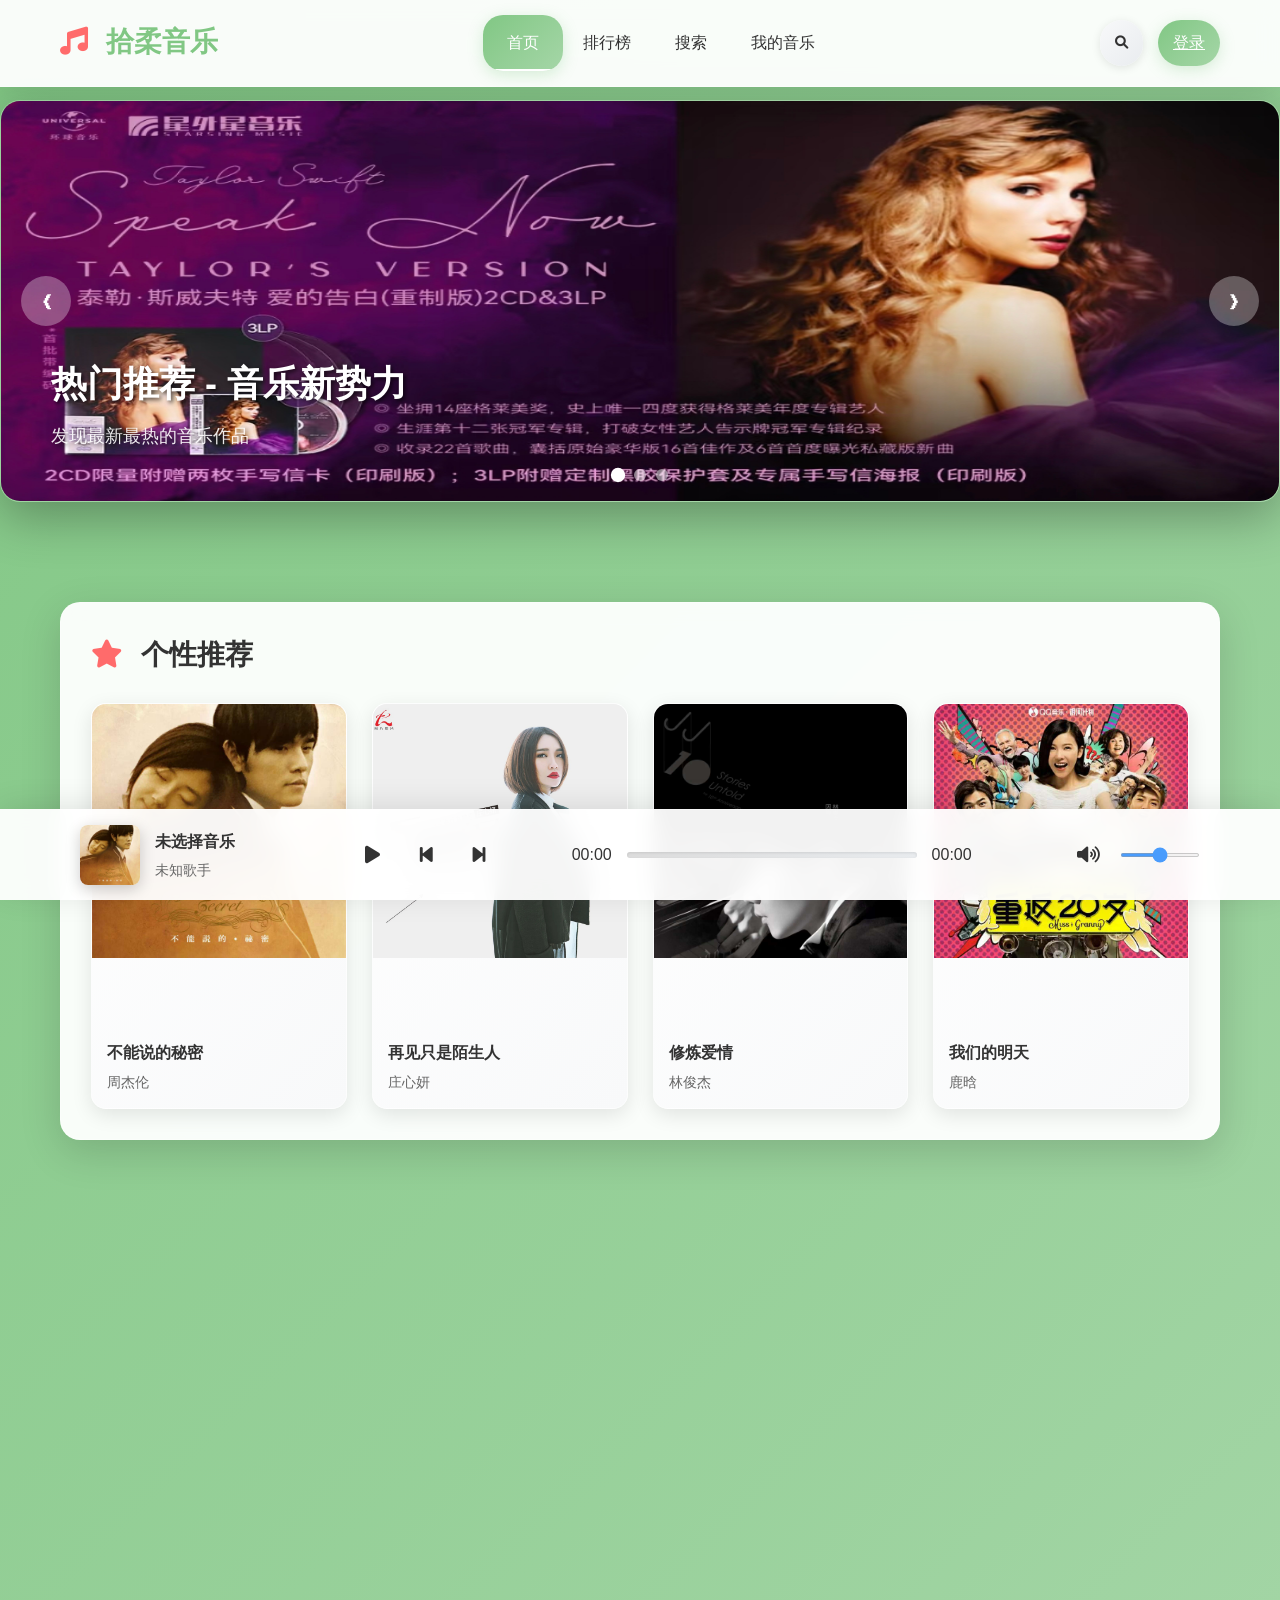
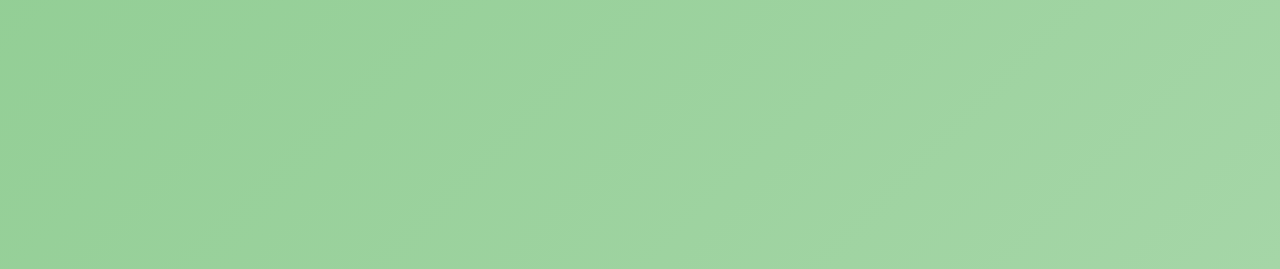
<file: index.html>
<!DOCTYPE html>
<html lang="zh-CN">
<head>
    <meta charset="UTF-8">
    <meta name="viewport" content="width=device-width, initial-scale=1.0">
    <title>拾柔音乐 - 音乐你的生活</title>
    <link rel="stylesheet" href="style.css">
    <link rel="stylesheet" href="https://cdnjs.cloudflare.com/ajax/libs/font-awesome/6.0.0/css/all.min.css">
</head>
<body>
    <!-- 页面加载动画 -->
    <div class="loading-screen" id="loadingScreen">
        <div class="loading-spinner"></div>
        <div class="loading-text">加载中...</div>
    </div>
    <!-- 头部导航 -->
    <header class="header">
        <div class="container">
            <div class="logo">
                <h1><i class="fas fa-music"></i> 拾柔音乐</h1>
            </div>
            <nav class="nav">
                <ul>
                    <li><a href="index.html" class="active">首页</a></li>
                    <li><a href="rank.html">排行榜</a></li>
                    <li><a href="search.html">搜索</a></li>
                    <li><a href="profile.html">我的音乐</a></li>
                </ul>
            </nav>
            <div class="user-actions">
                <button class="search-btn" onclick="window.location.href='search.html'"><i class="fas fa-search"></i></button>
                <a href="login.html" class="login-btn">登录</a>
            </div>
        </div>
    </header>

    <!-- 轮播图 -->
    <section class="carousel-section">
        <div class="carousel-container">
            <div class="carousel">
                <div class="carousel-item active">
                    <img src="image/轮播图1.png" alt="热门推荐1">
                    <div class="carousel-caption">
                        <h3>热门推荐 - 音乐新势力</h3>
                        <p>发现最新最热的音乐作品</p>
                    </div>
                </div>
                <div class="carousel-item">
                    <img src="image/轮播图2.png" alt="热门推荐2">
                    <div class="carousel-caption">
                        <h3>经典重现 - 怀旧时光</h3>
                        <p>重温那些年我们一起听过的歌</p>
                    </div>
                </div>
                <div class="carousel-item">
                    <img src="image/轮播图3.png" alt="热门推荐3">
                    <div class="carousel-caption">
                        <h3>原创音乐 - 独立声音</h3>
                        <p>支持原创音乐人的创作梦想</p>
                    </div>
                </div>
                <div class="carousel-controls">
                    <button class="prev-btn" onclick="changeSlide(-1)">&#10094;</button>
                    <button class="next-btn" onclick="changeSlide(1)">&#10095;</button>
                </div>
                <div class="carousel-indicators">
                    <span class="indicator active" onclick="currentSlide(0)"></span>
                    <span class="indicator" onclick="currentSlide(1)"></span>
                    <span class="indicator" onclick="currentSlide(2)"></span>
                </div>
            </div>
        </div>
    </section>

    <!-- 主要内容区 -->
    <main class="main-content">
        <div class="container">
            <!-- 推荐音乐列表 -->
    <section class="recommendation-section reveal">
        <h2><i class="fas fa-star"></i> 个性推荐</h2>
        <div class="music-grid">
                    <div class="music-card" data-song="song1">
                        <div class="music-cover">
                            <img data-src="image/不能说的秘密.jpg" alt="不能说的秘密">
                            <div class="play-overlay">
                                <button class="play-btn" onclick="playMusic('song1', '不能说的秘密', 'music/周杰伦 - 不能说的秘密_L.ogg')">
                                    <i class="fas fa-play"></i>
                                </button>
                            </div>
                        </div>
                        <h3>不能说的秘密</h3>
                        <p>周杰伦</p>
                    </div>
                    <div class="music-card" data-song="song2">
                        <div class="music-cover">
                            <img data-src="image/再见只是陌生人.jpg" alt="再见只是陌生人">
                            <div class="play-overlay">
                                <button class="play-btn" onclick="playMusic('song2', '再见只是陌生人', 'music/庄心妍 - 再见只是陌生人_L.ogg')">
                                    <i class="fas fa-play"></i>
                                </button>
                            </div>
                        </div>
                        <h3>再见只是陌生人</h3>
                        <p>庄心妍</p>
                    </div>
                    <div class="music-card" data-song="song3">
                        <div class="music-cover">
                            <img data-src="image/修炼爱情.jpg" alt="修炼爱情">
                            <div class="play-overlay">
                                <button class="play-btn" onclick="playMusic('song3', '修炼爱情', 'music/林俊杰 - 修炼爱情_L.ogg')">
                                    <i class="fas fa-play"></i>
                                </button>
                            </div>
                        </div>
                        <h3>修炼爱情</h3>
                        <p>林俊杰</p>
                    </div>
                    <div class="music-card" data-song="song4">
                        <div class="music-cover">
                            <img data-src="image/我们的明天.jpg" alt="我们的明天">
                            <div class="play-overlay">
                                <button class="play-btn" onclick="playMusic('song4', '我们的明天', 'music/鹿晗 - 我们的明天_L.ogg')">
                                    <i class="fas fa-play"></i>
                                </button>
                            </div>
                        </div>
                        <h3>我们的明天</h3>
                        <p>鹿晗</p>
                    </div>
                </div>
            </section>

            <!-- 排行榜 -->
    <section class="ranking-section reveal">
        <h2><i class="fas fa-trophy"></i> 排行榜</h2>
        <div class="ranking-list">
                    <div class="ranking-item" onclick="playMusic('top1', '星辰大海', 'music/黄霄雲 - 星辰大海_L.ogg')">
                        <span class="rank-number">1</span>
                        <div class="ranking-info">
                            <h4>星辰大海</h4>
                            <p>黄霄雲 - 1000万播放</p>
                        </div>
                        <button class="ranking-play"><i class="fas fa-play"></i></button>
                    </div>
                    <div class="ranking-item" onclick="playMusic('top2', '不能说的秘密', 'music/周杰伦 - 不能说的秘密_L.ogg')">
                        <span class="rank-number">2</span>
                        <div class="ranking-info">
                            <h4>不能说的秘密</h4>
                            <p>周杰伦 - 800万播放</p>
                        </div>
                        <button class="ranking-play"><i class="fas fa-play"></i></button>
                    </div>
                    <div class="ranking-item" onclick="playMusic('top3', '再见只是陌生人', 'music/庄心妍 - 再见只是陌生人_L.ogg')">
                        <span class="rank-number">3</span>
                        <div class="ranking-info">
                            <h4>再见只是陌生人</h4>
                            <p>庄心妍 - 600万播放</p>
                        </div>
                        <button class="ranking-play"><i class="fas fa-play"></i></button>
                    </div>
                    <div class="ranking-item" onclick="playMusic('top4', '修炼爱情', 'music/林俊杰 - 修炼爱情_L.ogg')">
                        <span class="rank-number">4</span>
                        <div class="ranking-info">
                            <h4>修炼爱情</h4>
                            <p>林俊杰 - 500万播放</p>
                        </div>
                        <button class="ranking-play"><i class="fas fa-play"></i></button>
                    </div>
                </div>
            </section>
        </div>
    </main>

    <!-- 播放器 -->
    <footer class="music-player">
        <div class="player-container">
            <div class="player-info">
                <img class="current-cover" src="image/不能说的秘密.jpg" alt="当前封面" id="currentCover">
                <div class="current-song">
                    <h4 id="currentTitle">未选择音乐</h4>
                    <p id="currentArtist">未知歌手</p>
                </div>
            </div>
            
            <div class="player-controls">
                <button class="control-btn" onclick="togglePlay()">
                    <i class="fas fa-play" id="playIcon"></i>
                </button>
                <button class="control-btn" onclick="previousTrack()">
                    <i class="fas fa-step-backward"></i>
                </button>
                <button class="control-btn" onclick="nextTrack()">
                    <i class="fas fa-step-forward"></i>
                </button>
            </div>
            
            <div class="player-progress">
                <span id="currentTime">00:00</span>
                <div class="progress-bar">
                    <div class="progress" id="progressBar"></div>
                </div>
                <span id="totalTime">00:00</span>
            </div>
            
            <div class="player-volume">
                <button class="volume-btn" onclick="toggleMute()">
                    <i class="fas fa-volume-up" id="volumeIcon"></i>
                </button>
                <input type="range" class="volume-slider" min="0" max="100" value="50" onchange="setVolume(this.value)">
            </div>
        </div>
        <audio id="audioPlayer" preload="metadata"></audio>
    </footer>

    <script src="script.js"></script>
</body>
</html>
</file>
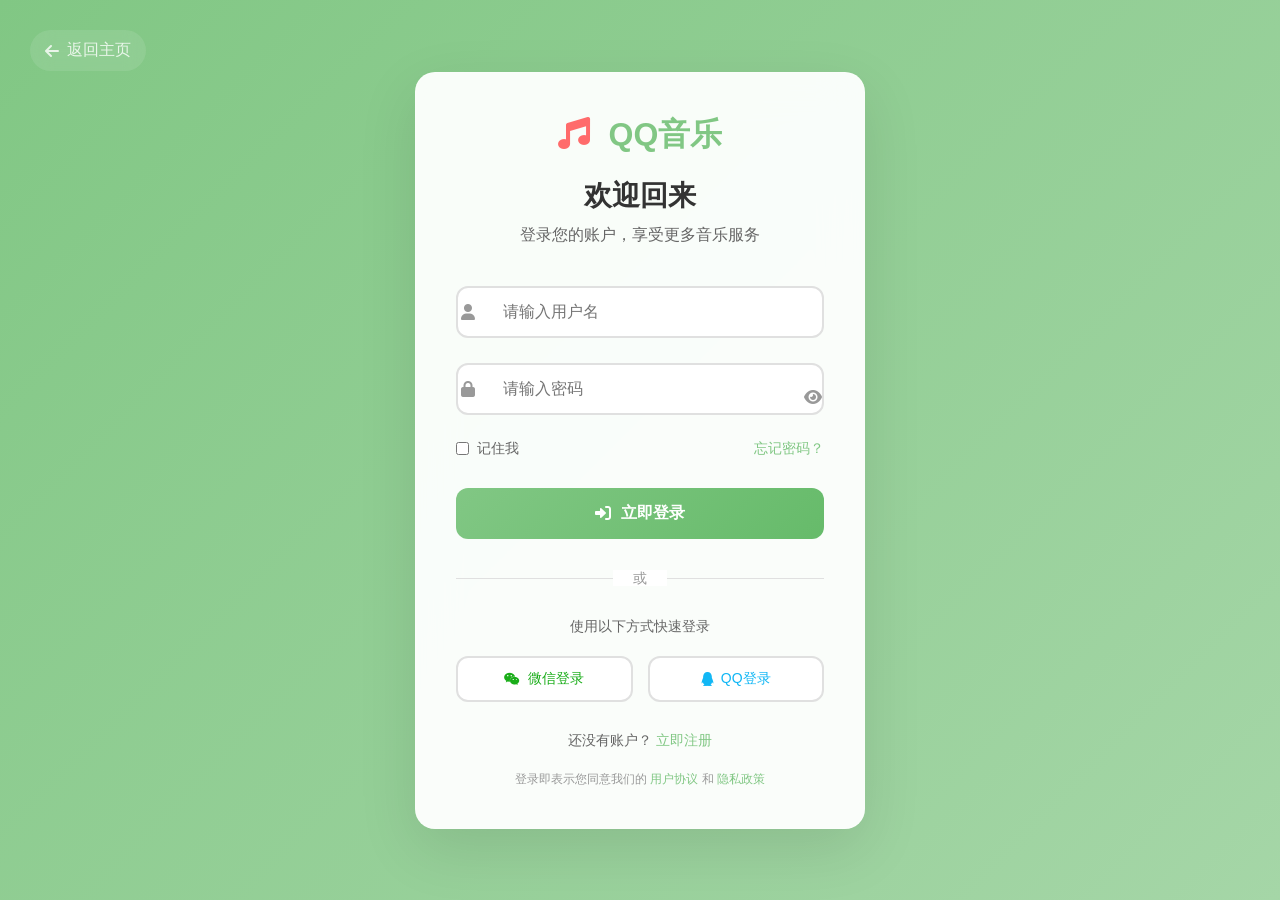
<file: login.html>
<!DOCTYPE html>
<html lang="zh-CN">
<head>
    <meta charset="UTF-8">
    <meta name="viewport" content="width=device-width, initial-scale=1.0">
    <title>用户登录 - QQ音乐</title>
    <link rel="stylesheet" href="login-style.css">
    <link rel="stylesheet" href="https://cdnjs.cloudflare.com/ajax/libs/font-awesome/6.0.0/css/all.min.css">
</head>
<body>
    <div class="login-page">
        <!-- 返回主页按钮 -->
        <div class="back-home">
            <a href="index.html">
                <i class="fas fa-arrow-left"></i> 返回主页
            </a>
        </div>

        <div class="login-container">
            <div class="login-card">
                <div class="login-header">
                    <div class="logo">
                        <h1><i class="fas fa-music"></i> QQ音乐</h1>
                    </div>
                    <h2>欢迎回来</h2>
                    <p>登录您的账户，享受更多音乐服务</p>
                </div>

                <form class="login-form" id="loginForm">
                    <div class="form-group">
                        <div class="input-wrapper">
                            <i class="fas fa-user"></i>
                            <input type="text" id="username" name="username" placeholder="请输入用户名" required>
                        </div>
                    </div>
                    
                    <div class="form-group">
                        <div class="input-wrapper">
                            <i class="fas fa-lock"></i>
                            <input type="password" id="password" name="password" placeholder="请输入密码" required>
                            <button type="button" class="toggle-password" onclick="togglePassword()">
                                <i class="fas fa-eye" id="eyeIcon"></i>
                            </button>
                        </div>
                    </div>

                    <div class="form-options">
                        <label class="remember-me">
                            <input type="checkbox" name="remember"> 记住我
                        </label>
                        <a href="#" class="forgot-password">忘记密码？</a>
                    </div>

                    <button type="submit" class="login-btn">
                        <i class="fas fa-sign-in-alt"></i>
                        立即登录
                    </button>
                </form>

                <div class="divider">
                    <span>或</span>
                </div>

                <div class="social-login">
                    <p>使用以下方式快速登录</p>
                    <div class="social-buttons">
                        <button class="social-btn wechat" onclick="socialLogin('wechat')">
                            <i class="fab fa-weixin"></i>
                            微信登录
                        </button>
                        <button class="social-btn qq" onclick="socialLogin('qq')">
                            <i class="fab fa-qq"></i>
                            QQ登录
                        </button>
                    </div>
                </div>

                <div class="register-link">
                    <p>还没有账户？ <a href="#" onclick="showRegister()">立即注册</a></p>
                </div>

                <div class="privacy-info">
                    <p>登录即表示您同意我们的 <a href="#">用户协议</a> 和 <a href="#">隐私政策</a></p>
                </div>
            </div>
        </div>

        <div class="background-effects">
            <div class="floating-music-note"></div>
            <div class="floating-music-note"></div>
            <div class="floating-music-note"></div>
            <div class="floating-music-note"></div>
        </div>
    </div>

    <script src="login-script.js"></script>
</body>
</html>
</file>
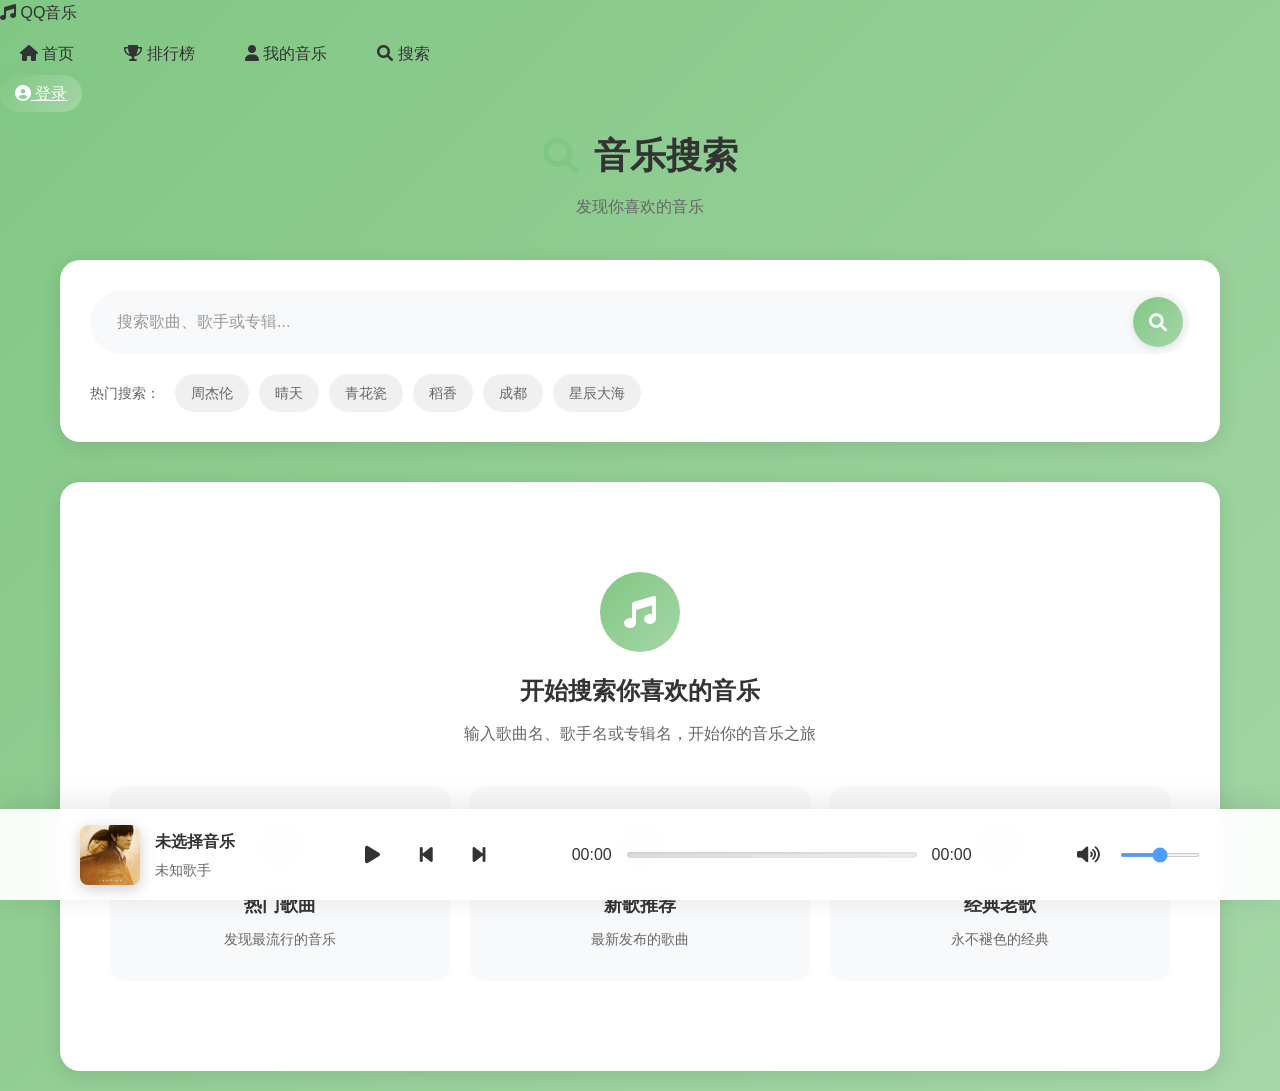
<file: search.html>
<!DOCTYPE html>
<html lang="zh-CN">
<head>
    <meta charset="UTF-8">
    <meta name="viewport" content="width=device-width, initial-scale=1.0">
    <title>音乐搜索 - QQ音乐</title>
    <link rel="stylesheet" href="style.css">
    <link rel="stylesheet" href="search-style.css">
    <link href="https://cdnjs.cloudflare.com/ajax/libs/font-awesome/6.0.0/css/all.min.css" rel="stylesheet">
</head>
<body>
    <!-- 导航栏 -->
    <nav class="navbar">
        <div class="nav-container">
            <div class="nav-logo">
                <i class="fas fa-music"></i>
                <span>QQ音乐</span>
            </div>
            <ul class="nav-menu">
                <li><a href="index.html"><i class="fas fa-home"></i> 首页</a></li>
                <li><a href="rank.html"><i class="fas fa-trophy"></i> 排行榜</a></li>
                <li><a href="profile.html"><i class="fas fa-user"></i> 我的音乐</a></li>
                <li class="nav-item search-active">
                    <a href="search.html"><i class="fas fa-search"></i> 搜索</a>
                </li>
            </ul>
            <div class="nav-user">
                <a href="login.html" class="login-btn">
                    <i class="fas fa-user-circle"></i> 登录
                </a>
            </div>
        </div>
    </nav>

    <!-- 主要内容 -->
    <main class="search-container">
        <!-- 搜索头部 -->
        <header class="search-header">
            <div class="search-title">
                <h1><i class="fas fa-search"></i> 音乐搜索</h1>
                <p>发现你喜欢的音乐</p>
            </div>
        </header>

        <!-- 搜索框 -->
        <section class="search-section">
            <div class="search-box">
                <div class="search-input-container">
                    <input type="text" id="searchInput" placeholder="搜索歌曲、歌手或专辑..." class="search-input">
                    <button class="search-btn" id="searchBtn">
                        <i class="fas fa-search"></i>
                    </button>
                </div>
                <div class="search-suggestions">
                    <div class="suggestion-title">热门搜索：</div>
                    <div class="suggestion-tags">
                        <span class="suggestion-tag" data-keyword="周杰伦">周杰伦</span>
                        <span class="suggestion-tag" data-keyword="晴天">晴天</span>
                        <span class="suggestion-tag" data-keyword="青花瓷">青花瓷</span>
                        <span class="suggestion-tag" data-keyword="稻香">稻香</span>
                        <span class="suggestion-tag" data-keyword="成都">成都</span>
                        <span class="suggestion-tag" data-keyword="星辰大海">星辰大海</span>
                    </div>
                </div>
            </div>
        </section>

        <!-- 搜索结果 -->
        <section class="results-section">
            <div class="results-header" id="resultsHeader" style="display: none;">
                <div class="results-info">
                    <h2 id="resultsTitle">搜索结果</h2>
                    <div class="results-count" id="resultsCount"></div>
                </div>
                <div class="results-filter">
                    <button class="filter-btn active" data-filter="all">全部</button>
                    <button class="filter-btn" data-filter="song">单曲</button>
                    <button class="filter-btn" data-filter="singer">歌手</button>
                    <button class="filter-btn" data-filter="album">专辑</button>
                </div>
            </div>

            <!-- 音乐结果列表 -->
            <div class="results-content" id="resultsContent">
                <div class="welcome-message">
                    <div class="welcome-icon">
                        <i class="fas fa-music"></i>
                    </div>
                    <h2>开始搜索你喜欢的音乐</h2>
                    <p>输入歌曲名、歌手名或专辑名，开始你的音乐之旅</p>
                    <div class="search-categories">
                        <div class="category-card">
                            <div class="category-icon">
                                <i class="fas fa-fire"></i>
                            </div>
                            <h3>热门歌曲</h3>
                            <p>发现最流行的音乐</p>
                        </div>
                        <div class="category-card">
                            <div class="category-icon">
                                <i class="fas fa-star"></i>
                            </div>
                            <h3>新歌推荐</h3>
                            <p>最新发布的歌曲</p>
                        </div>
                        <div class="category-card">
                            <div class="category-icon">
                                <i class="fas fa-heart"></i>
                            </div>
                            <h3>经典老歌</h3>
                            <p>永不褪色的经典</p>
                        </div>
                    </div>
                </div>
            </div>
        </section>

        <!-- 搜索历史 -->
        <section class="search-history" id="searchHistorySection" style="display: none;">
            <div class="history-header">
                <h3><i class="fas fa-history"></i> 搜索历史</h3>
                <button class="clear-history-btn" onclick="clearSearchHistory()">
                    <i class="fas fa-trash"></i> 清空
                </button>
            </div>
            <div class="history-list" id="searchHistoryList">
                <!-- 动态生成搜索历史 -->
            </div>
        </section>
    </main>

    <!-- 登录功能已移至单独的login.html页面 -->

    <!-- 播放器 -->
    <footer class="music-player">
        <div class="player-container">
            <div class="player-info">
                <img class="current-cover" src="image/不能说的秘密.jpg" alt="当前封面" id="currentCover" onerror="this.src='image/周杰伦.jpg'; this.onerror=null;">
                <div class="current-song">
                    <h4 id="currentTitle">未选择音乐</h4>
                    <p id="currentArtist">未知歌手</p>
                </div>
            </div>
            
            <div class="player-controls">
                <button class="control-btn" onclick="togglePlay()">
                    <i class="fas fa-play" id="playIcon"></i>
                </button>
                <button class="control-btn" onclick="previousTrack()">
                    <i class="fas fa-step-backward"></i>
                </button>
                <button class="control-btn" onclick="nextTrack()">
                    <i class="fas fa-step-forward"></i>
                </button>
            </div>
            
            <div class="player-progress">
                <span id="currentTime">00:00</span>
                <div class="progress-bar">
                    <div class="progress" id="progressBar"></div>
                </div>
                <span id="totalTime">00:00</span>
            </div>
            
            <div class="player-volume">
                <button class="volume-btn" onclick="toggleMute()">
                    <i class="fas fa-volume-up" id="volumeIcon"></i>
                </button>
                <input type="range" class="volume-slider" min="0" max="100" value="50" onchange="setVolume(this.value)">
            </div>
        </div>
        <audio id="audioPlayer" preload="metadata"></audio>
    </footer>

    <script src="script.js"></script>
    <script src="search-script.js"></script>
</body>
</html>
</file>
<file: style.css>
/* 全局样式 */
* {
    margin: 0;
    padding: 0;
    box-sizing: border-box;
}

body {
    font-family: 'Segoe UI', Tahoma, Geneva, Verdana, sans-serif;
    background: linear-gradient(135deg, #81c784 0%, #a5d6a7 100%);
    min-height: 100vh;
    line-height: 1.6;
    color: #333;
    overflow-x: hidden;
}

/* 页面加载动画 */
.loading-screen {
    position: fixed;
    top: 0;
    left: 0;
    width: 100%;
    height: 100%;
    background: linear-gradient(135deg, #81c784 0%, #a5d6a7 100%);
    display: flex;
    justify-content: center;
    align-items: center;
    z-index: 9999;
    transition: opacity 0.5s ease;
}

.loading-spinner {
    width: 60px;
    height: 60px;
    border: 4px solid rgba(255, 255, 255, 0.3);
    border-radius: 50%;
    border-top-color: white;
    animation: spin 1s ease-in-out infinite;
    position: relative;
}

.loading-spinner::before {
    content: '';
    position: absolute;
    top: 50%;
    left: 50%;
    transform: translate(-50%, -50%);
    width: 40px;
    height: 40px;
    border: 4px solid rgba(255, 255, 255, 0.3);
    border-radius: 50%;
    border-bottom-color: white;
    animation: spin 0.8s ease-in-out infinite reverse;
}

@keyframes spin {
    to {
        transform: rotate(360deg);
    }
}

.loading-text {
    color: white;
    margin-left: 20px;
    font-size: 18px;
    font-weight: bold;
    animation: pulse 1.5s ease-in-out infinite;
}

@keyframes pulse {
    0%, 100% {
        opacity: 1;
    }
    50% {
        opacity: 0.5;
    }
}

@keyframes gradientShift {
    0% {
        background-position: 0% 50%;
    }
    50% {
        background-position: 100% 50%;
    }
    100% {
        background-position: 0% 50%;
    }
}

.container {
    max-width: 1200px;
    margin: 0 auto;
    padding: 0 20px;
}

/* 为主要内容添加底部边距，避免被固定的音乐播放器遮挡 */
.main-content {
    padding-bottom: 100px;
}

/* 头部导航样式 */
.header {
    background: rgba(255, 255, 255, 0.95);
    backdrop-filter: blur(10px);
    box-shadow: 0 4px 30px rgba(0, 0, 0, 0.1);
    position: fixed;
    top: 0;
    left: 0;
    right: 0;
    z-index: 1000;
    border-bottom: 1px solid rgba(255, 255, 255, 0.3);
    transition: all 0.3s ease;
}

.header .container {
    display: flex;
    align-items: center;
    justify-content: space-between;
    padding: 15px 20px;
}

.logo h1 {
    color: #81c784;
    font-size: 28px;
    font-weight: bold;
}

.logo i {
    margin-right: 10px;
    color: #ff6b6b;
}

.nav ul {
    display: flex;
    list-style: none;
    gap: 0;
    margin: 0;
    padding: 0;
}

.nav li {
    margin: 0;
    padding: 0;
}

.nav a {
    text-decoration: none;
    color: #333;
    font-weight: 500;
    padding: 15px 20px;
    border-radius: 20px;
    transition: all 0.3s ease;
    display: block;
    min-width: 80px;
    text-align: center;
    cursor: pointer;
}

.nav a:hover,
.nav a.active,
.nav-links a:hover,
.nav-links a.active,
.nav-menu a:hover,
.nav-menu a.search-active {
    background: linear-gradient(135deg, #81c784 0%, #a5d6a7 100%);
    color: white;
    box-shadow: 0 4px 15px rgba(129, 199, 132, 0.3);
}

/* 其他导航结构的样式 */
.nav-links {
    display: flex;
    gap: 10px;
    margin: 0;
    padding: 0;
}

.nav-links a {
    text-decoration: none;
    color: #333;
    font-weight: 500;
    padding: 15px 20px;
    border-radius: 20px;
    transition: all 0.3s ease;
    display: block;
    min-width: 100px;
    text-align: center;
    cursor: pointer;
}

.nav-menu {
    display: flex;
    list-style: none;
    gap: 10px;
    margin: 0;
    padding: 0;
}

.nav-menu li {
    margin: 0;
    padding: 0;
}

.nav-menu a {
    text-decoration: none;
    color: #333;
    font-weight: 500;
    padding: 15px 20px;
    border-radius: 20px;
    transition: all 0.3s ease;
    display: block;
    min-width: 80px;
    text-align: center;
    cursor: pointer;
}

.user-actions {
    display: flex;
    gap: 15px;
}

.search-btn,
.login-btn {
    padding: 10px 15px;
    border: none;
    border-radius: 25px;
    background: linear-gradient(135deg, #f8f9fa 0%, #e9ecef 100%);
    color: #333;
    cursor: pointer;
    transition: all 0.3s ease;
    box-shadow: 0 2px 10px rgba(0, 0, 0, 0.1);
}

.login-btn {
    background: linear-gradient(135deg, #81c784 0%, #a5d6a7 100%);
    color: white;
    box-shadow: 0 4px 15px rgba(129, 199, 132, 0.3);
}

.search-btn:hover,
.login-btn:hover {
    transform: translateY(-2px);
    box-shadow: 0 4px 12px rgba(0, 0, 0, 0.15);
}

/* 轮播图样式 */
.carousel-section {
    margin-top: 80px;
    padding: 20px 0;
}

/* 主要内容区域 - 确保与固定导航和播放器的协调性 */
.main-content {
    padding-top: 20px;
    padding-bottom: 100px;
    transition: all 0.3s ease;
}

.carousel-container {
    position: relative;
    border-radius: 20px;
    overflow: hidden;
    box-shadow: 0 15px 50px rgba(0, 0, 0, 0.3);
    border: 1px solid rgba(255, 255, 255, 0.2);
}

.carousel {
    position: relative;
    height: 400px;
}

.carousel-item {
    position: absolute;
    top: 0;
    left: 0;
    width: 100%;
    height: 100%;
    opacity: 0;
    transition: opacity 0.5s ease-in-out;
}

.carousel-item.active {
    opacity: 1;
    display: block;
}

.carousel-item img {
    width: 100%;
    height: 100%;
   
}

.carousel-caption {
    position: absolute;
    bottom: 50px;
    left: 50px;
    color: white;
    text-shadow: 2px 2px 4px rgba(0, 0, 0, 0.7);
}

.carousel-caption h3 {
    font-size: 36px;
    margin-bottom: 10px;
}

.carousel-caption p {
    font-size: 18px;
    opacity: 0.9;
}

.carousel-controls {
    position: absolute;
    top: 50%;
    transform: translateY(-50%);
    width: 100%;
    display: flex;
    justify-content: space-between;
    padding: 0 20px;
}

.prev-btn,
.next-btn {
    background: rgba(255, 255, 255, 0.3);
    border: none;
    color: white;
    width: 50px;
    height: 50px;
    border-radius: 50%;
    cursor: pointer;
    font-size: 20px;
    transition: all 0.3s ease;
}

.prev-btn:hover,
.next-btn:hover {
    background: rgba(255, 255, 255, 0.5);
    transform: scale(1.1);
}

.carousel-indicators {
    position: absolute;
    bottom: 20px;
    left: 50%;
    transform: translateX(-50%);
    display: flex;
    gap: 10px;
}

.indicator {
    width: 12px;
    height: 12px;
    border-radius: 50%;
    background: rgba(255, 255, 255, 0.5);
    cursor: pointer;
    transition: all 0.3s ease;
}

.indicator.active {
    background: white;
    transform: scale(1.2);
}

/* 主要内容样式 */
.main-content {
    padding: 40px 0 150px 0;
}

/* 滚动动画和视差效果 */
.reveal {
    opacity: 0;
    transform: translateY(50px);
    transition: all 1s ease;
}

.reveal.active {
    opacity: 1;
    transform: translateY(0);
}

/* 视差效果 */
.parallax {
    background-attachment: fixed;
    background-position: center;
    background-repeat: no-repeat;
    background-size: cover;
}

/* 轮播图视差效果 */
.carousel-container {
    position: relative;
    border-radius: 20px;
    overflow: hidden;
    box-shadow: 0 15px 50px rgba(0, 0, 0, 0.3);
    border: 1px solid rgba(255, 255, 255, 0.2);
    transition: transform 0.5s ease;
}

.carousel-container:hover {
    transform: scale(1.01);
}

.carousel-item {
    display: none;
    width: 100%;
    height: 400px;
    background-size: cover;
    background-position: center;
    transition: all 0.5s ease;
}

/* 卡片视差效果 */
.music-card {
    background: linear-gradient(135deg, #ffffff 0%, #f8f9fa 100%);
    border-radius: 15px;
    overflow: hidden;
    transition: all 0.3s ease;
    cursor: pointer;
    box-shadow: 0 6px 20px rgba(0, 0, 0, 0.1);
    border: 1px solid rgba(255, 255, 255, 0.5);
    transform-style: preserve-3d;
    perspective: 1000px;
    position: relative;
}

/* 音乐加载状态指示器 */
.loading-overlay {
    position: absolute;
    top: 0;
    left: 0;
    width: 100%;
    height: 100%;
    background: rgba(255, 255, 255, 0.8);
    display: flex;
    justify-content: center;
    align-items: center;
    border-radius: 15px;
    opacity: 0;
    visibility: hidden;
    transition: all 0.3s ease;
    z-index: 10;
}

.loading-overlay.active {
    opacity: 1;
    visibility: visible;
}

.small-spinner {
    width: 30px;
    height: 30px;
    border: 3px solid rgba(46, 125, 50, 0.3);
    border-radius: 50%;
    border-top-color: #81c784;
    animation: spin 1s ease-in-out infinite;
}

/* 播放状态指示器 */
.playing-indicator {
    position: absolute;
    top: 10px;
    right: 10px;
    width: 12px;
    height: 12px;
    background: #81c784;
    border-radius: 50%;
    box-shadow: 0 0 10px rgba(46, 125, 50, 0.5);
    opacity: 0;
    transition: all 0.3s ease;
    animation: pulse 1.5s ease-in-out infinite;
}

.playing-indicator.active {
    opacity: 1;
}

.music-card:hover {
    transform: translateY(-10px) scale(1.02);
    box-shadow: 0 15px 35px rgba(0, 0, 0, 0.15);
}

.music-card:hover .card-cover {
    transform: translateZ(20px);
}

/* 排行榜项视差效果 */
.ranking-item {
    display: flex;
    align-items: center;
    padding: 15px;
    background: linear-gradient(135deg, #f8f9fa 0%, #e9ecef 100%);
    border-radius: 12px;
    cursor: pointer;
    transition: all 0.3s ease;
    box-shadow: 0 2px 10px rgba(0, 0, 0, 0.05);
    transform-style: preserve-3d;
    perspective: 1000px;
}

.ranking-item:hover {
    transform: translateX(10px) scale(1.01);
    box-shadow: 0 8px 20px rgba(0, 0, 0, 0.1);
}

.ranking-cover {
    width: 80px;
    height: 80px;
    border-radius: 8px;
    object-fit: contain;
    background: #f8f9fa;
}

.ranking-item:hover .ranking-cover {
    transform: translateZ(15px);
}

/* 滚动条美化 */
::-webkit-scrollbar {
    width: 8px;
}

::-webkit-scrollbar-track {
    background: rgba(255, 255, 255, 0.1);
}

::-webkit-scrollbar-thumb {
    background: linear-gradient(135deg, #81c784 0%, #a5d6a7 100%);
    border-radius: 4px;
}

::-webkit-scrollbar-thumb:hover {
    background: linear-gradient(135deg, #a5d6a7 0%, #81c784 100%);
}

.recommendation-section,
.ranking-section {
    background: rgba(255, 255, 255, 0.95);
    backdrop-filter: blur(10px);
    border-radius: 20px;
    padding: 30px;
    margin-top: 40px;
    margin-bottom: 30px;
    box-shadow: 0 12px 40px rgba(0, 0, 0, 0.15);
    border: 1px solid rgba(255, 255, 255, 0.3);
}

.recommendation-section h2,
.ranking-section h2 {
    color: #333;
    margin-bottom: 25px;
    font-size: 28px;
}

.recommendation-section h2 i,
.ranking-section h2 i {
    color: #ff6b6b;
    margin-right: 10px;
}

/* 音乐卡片样式 */
.music-grid {
    display: grid;
    grid-template-columns: repeat(auto-fit, minmax(200px, 1fr));
    gap: 25px;
}

/* 音频波形动画 */
@keyframes wave {
    0%, 100% {
        height: 10px;
    }
    50% {
        height: 30px;
    }
}

.audio-wave {
    display: flex;
    align-items: flex-end;
    justify-content: center;
    gap: 3px;
    height: 40px;
    margin-top: 10px;
    opacity: 0;
    transition: opacity 0.3s ease;
}

.audio-wave.active {
    opacity: 1;
}

.wave-bar {
    width: 4px;
    height: 10px;
    background: linear-gradient(to top, #2c5aa0, #3a7bd5);
    border-radius: 2px;
    animation: wave 1s ease-in-out infinite;
}

.wave-bar:nth-child(2) {
    animation-delay: 0.1s;
}

.wave-bar:nth-child(3) {
    animation-delay: 0.2s;
}

.wave-bar:nth-child(4) {
    animation-delay: 0.3s;
}

.wave-bar:nth-child(5) {
    animation-delay: 0.4s;
}

.music-card {
    background: linear-gradient(135deg, #ffffff 0%, #f8f9fa 100%);
    border-radius: 15px;
    overflow: hidden;
    transition: all 0.3s ease;
    cursor: pointer;
    box-shadow: 0 6px 20px rgba(0, 0, 0, 0.1);
    border: 1px solid rgba(255, 255, 255, 0.5);
}

.music-card:hover {
    transform: translateY(-8px);
    box-shadow: 0 12px 30px rgba(0, 0, 0, 0.2);
}

.music-cover {
    position: relative;
    overflow: hidden;
}

.music-cover img {
    width: 100%;
    aspect-ratio: 1 / 1;
    object-fit: contain;
    background: #f8f9fa;
    transition: transform 0.3s ease;
}

.music-card:hover .music-cover img {
    transform: scale(1.1);
}

.play-overlay {
    position: absolute;
    top: 0;
    left: 0;
    width: 100%;
    height: 100%;
    background: rgba(0, 0, 0, 0.5);
    display: flex;
    align-items: center;
    justify-content: center;
    opacity: 0;
    transition: opacity 0.3s ease;
}

.music-card:hover .play-overlay {
    opacity: 1;
}

.play-btn {
    width: 60px;
    height: 60px;
    border-radius: 50%;
    background: linear-gradient(135deg, #81c784 0%, #a5d6a7 100%);
    border: none;
    color: white;
    font-size: 24px;
    cursor: pointer;
    transition: all 0.3s ease;
    box-shadow: 0 4px 15px rgba(46, 125, 50, 0.3);
    position: relative;
    overflow: hidden;
}

.play-btn::before {
    content: '';
    position: absolute;
    top: 50%;
    left: 50%;
    width: 0;
    height: 0;
    background: rgba(255, 255, 255, 0.3);
    border-radius: 50%;
    transform: translate(-50%, -50%);
    transition: width 0.6s, height 0.6s;
}

.play-btn:hover::before {
    width: 300px;
    height: 300px;
}

.play-btn:hover {
    transform: scale(1.1);
    background: linear-gradient(135deg, #a5d6a7 0%, #81c784 100%);
    box-shadow: 0 6px 20px rgba(46, 125, 50, 0.4);
}

.music-card h3 {
    padding: 15px 15px 5px 15px;
    color: #333;
    font-size: 16px;
}

.music-card p {
    padding: 0 15px 15px 15px;
    color: #666;
    font-size: 14px;
}

/* 排行榜样式 */
.ranking-list {
    display: flex;
    flex-direction: column;
    gap: 15px;
}

.ranking-item {
    display: flex;
    align-items: center;
    padding: 15px;
    background: linear-gradient(135deg, #f8f9fa 0%, #e9ecef 100%);
    border-radius: 12px;
    cursor: pointer;
    transition: all 0.3s ease;
    box-shadow: 0 2px 10px rgba(0, 0, 0, 0.05);
}

.ranking-item:hover {
    background: #e9ecef;
    transform: translateX(5px);
}

.rank-number {
    font-size: 24px;
    font-weight: bold;
    color: #ff6b6b;
    margin-right: 20px;
    min-width: 30px;
}

.rank-number:nth-child(1) {
    color: #ffd700;
}

.rank-number:nth-child(2) {
    color: #c0c0c0;
}

.rank-number:nth-child(3) {
    color: #cd7f32;
}

.ranking-info {
    flex: 1;
}

.ranking-info h4 {
    color: #333;
    margin-bottom: 5px;
}

.ranking-info p {
    color: #666;
    font-size: 14px;
}

.ranking-play {
    background: none;
    border: none;
    color: #81c784;
    font-size: 18px;
    cursor: pointer;
    padding: 10px;
    border-radius: 50%;
    transition: all 0.3s ease;
}

.ranking-play:hover {
    background: #81c784;
    color: white;
}

/* 音乐播放器样式 - 与头部导航保持一致性 */
.music-player {
    position: fixed;
    bottom: 0;
    left: 0;
    right: 0;
    background: rgba(255, 255, 255, 0.95);
    backdrop-filter: blur(10px);
    border-top: 1px solid rgba(255, 255, 255, 0.3);
    box-shadow: 0 -4px 30px rgba(0, 0, 0, 0.1);
    z-index: 999;
    transition: all 0.3s ease;
}

.player-container {
    display: flex;
    align-items: center;
    justify-content: space-between;
    padding: 15px 20px;
    max-width: 1200px;
    margin: 0 auto;
    width: 100%;
    box-sizing: border-box;
}

.player-info {
    display: flex;
    align-items: center;
    gap: 15px;
    min-width: 250px;
    padding: 0 20px;
}

.current-cover {
    width: 60px;
    height: 60px;
    border-radius: 8px;
    object-fit: contain;
    background: #f8f9fa;
    box-shadow: 0 4px 15px rgba(0, 0, 0, 0.2);
    transition: all 0.3s ease;
    position: relative;
    overflow: hidden;
}

.current-cover::before {
    content: '';
    position: absolute;
    top: 0;
    left: 0;
    right: 0;
    bottom: 0;
    background: linear-gradient(45deg, transparent 40%, rgba(255, 255, 255, 0.1) 50%, transparent 60%);
    background-size: 200% 200%;
    animation: shimmer 2s infinite;
    opacity: 0;
    transition: opacity 0.3s ease;
}

.player-info:hover .current-cover::before {
    opacity: 1;
}

@keyframes shimmer {
    0% {
        background-position: -200% -200%;
    }
    100% {
        background-position: 200% 200%;
    }
}

.current-song h4 {
    color: #333;
    margin-bottom: 5px;
    white-space: nowrap;
    overflow: hidden;
    text-overflow: ellipsis;
    max-width: 200px;
    transition: max-width 0.3s ease;
}

.player-info:hover .current-song h4 {
    max-width: 300px;
}

.current-song p {
    color: #666;
    font-size: 14px;
}

.player-controls {
    display: flex;
    align-items: center;
    gap: 20px;
}

.control-btn {
    background: none;
    border: none;
    color: #333;
    font-size: 20px;
    cursor: pointer;
    padding: 10px;
    border-radius: 50%;
    transition: all 0.3s ease;
    position: relative;
    overflow: hidden;
}

.control-btn:hover {
    background: rgba(44, 90, 160, 0.1);
    color: #2c5aa0;
}

.control-btn::before {
    content: '';
    position: absolute;
    top: 50%;
    left: 50%;
    width: 0;
    height: 0;
    background: rgba(44, 90, 160, 0.2);
    border-radius: 50%;
    transform: translate(-50%, -50%);
    transition: width 0.6s, height 0.6s;
}

.control-btn:hover::before {
    width: 100px;
    height: 100px;
}

.control-btn:hover {
    background: #f0f0f0;
    transform: scale(1.1);
}

.player-progress {
    display: flex;
    align-items: center;
    gap: 15px;
    flex: 1;
    max-width: 400px;
    margin: 0 30px;
}

/* 错误状态样式 */
.error-state {
    background: linear-gradient(135deg, #ff6b6b 0%, #ee5a52 100%);
    color: white;
    padding: 10px 20px;
    border-radius: 25px;
    position: fixed;
    top: 100px;
    right: 20px;
    z-index: 10000;
    box-shadow: 0 4px 15px rgba(255, 107, 107, 0.3);
    transform: translateX(400px);
    transition: transform 0.5s ease;
}

.error-state.active {
    transform: translateX(0);
}

/* 成功状态样式 */
.success-state {
    background: linear-gradient(135deg, #66bb6a 0%, #43a047 100%);
    color: white;
    padding: 10px 20px;
    border-radius: 25px;
    position: fixed;
    top: 100px;
    right: 20px;
    z-index: 10000;
    box-shadow: 0 4px 15px rgba(102, 187, 106, 0.3);
    transform: translateX(400px);
    transition: transform 0.5s ease;
}

.success-state.active {
    transform: translateX(0);
}

.progress-bar {
    flex: 1;
    height: 6px;
    background: linear-gradient(90deg, #ddd 0%, #e9ecef 100%);
    border-radius: 3px;
    cursor: pointer;
    position: relative;
    box-shadow: inset 0 1px 3px rgba(0, 0, 0, 0.1);
    transition: height 0.3s ease;
}

.progress-bar:hover {
    height: 8px;
}

.progress {
    height: 100%;
    background: linear-gradient(90deg, #2c5aa0 0%, #3a7bd5 100%);
    border-radius: 3px;
    width: 0%;
    transition: width 0.1s ease;
    box-shadow: 0 0 10px rgba(44, 90, 160, 0.3);
    position: relative;
}

.progress::after {
    content: '';
    position: absolute;
    right: 0;
    top: 50%;
    transform: translateY(-50%);
    width: 12px;
    height: 12px;
    background: white;
    border: 2px solid #3a7bd5;
    border-radius: 50%;
    box-shadow: 0 2px 5px rgba(0, 0, 0, 0.2);
    opacity: 0;
    transition: opacity 0.3s ease;
}

.progress-bar:hover .progress::after {
    opacity: 1;
}

.player-volume {
    display: flex;
    align-items: center;
    gap: 10px;
    min-width: 150px;
    padding: 0 20px;
    transition: all 0.3s ease;
}

.volume-btn {
    background: none;
    border: none;
    color: #333;
    cursor: pointer;
    font-size: 18px;
    padding: 10px;
    border-radius: 50%;
    transition: all 0.3s ease;
}

.volume-btn:hover {
    background: rgba(44, 90, 160, 0.1);
    color: #2c5aa0;
}

.volume-slider {
    width: 80px;
    height: 4px;
    background: linear-gradient(90deg, #ddd 0%, #e9ecef 100%);
    border-radius: 2px;
    outline: none;
    opacity: 0.7;
    cursor: pointer;
    transition: all 0.3s ease;
}

.volume-slider:hover {
    opacity: 1;
    height: 6px;
}

/* 登录模态框样式 */
.modal {
    display: none;
    position: fixed;
    z-index: 2000;
    left: 0;
    top: 0;
    width: 100%;
    height: 100%;
    background-color: rgba(0, 0, 0, 0.5);
    backdrop-filter: blur(5px);
}

.modal-content {
    background: white;
    margin: 10% auto;
    padding: 0;
    border-radius: 20px;
    width: 400px;
    box-shadow: 0 20px 60px rgba(0, 0, 0, 0.3);
    animation: modalSlideIn 0.3s ease;
}

@keyframes modalSlideIn {
    from {
        transform: translateY(-50px);
        opacity: 0;
    }
    to {
        transform: translateY(0);
        opacity: 1;
    }
}

.close {
    color: #aaa;
    float: right;
    font-size: 28px;
    font-weight: bold;
    padding: 20px;
    cursor: pointer;
}

.close:hover {
    color: #000;
}

.login-container {
    padding: 0 40px 40px 40px;
}

.login-container h2 {
    text-align: center;
    color: #333;
    margin-bottom: 30px;
}

.login-container h2 i {
    color: #2c5aa0;
    margin-right: 10px;
}

.form-group {
    margin-bottom: 20px;
}

.form-group label {
    display: block;
    margin-bottom: 8px;
    color: #333;
    font-weight: 500;
}

.form-group input {
    width: 100%;
    padding: 12px;
    border: 2px solid #e0e0e0;
    border-radius: 8px;
    font-size: 16px;
    transition: border-color 0.3s ease;
}

.form-group input:focus {
    outline: none;
    border-color: #2c5aa0;
}

.login-submit {
    width: 100%;
    padding: 12px;
    background: #2c5aa0;
    color: white;
    border: none;
    border-radius: 8px;
    font-size: 16px;
    font-weight: 500;
    cursor: pointer;
    transition: all 0.3s ease;
}

.login-submit:hover {
    background: #1e4080;
    transform: translateY(-2px);
}

.login-options {
    display: flex;
    justify-content: space-between;
    align-items: center;
    margin-top: 15px;
    font-size: 14px;
}

.login-options label {
    display: flex;
    align-items: center;
    gap: 5px;
}

.forgot-password {
    color: #2c5aa0;
    text-decoration: none;
}

.forgot-password:hover {
    text-decoration: underline;
}

.social-login {
    text-align: center;
    margin-top: 30px;
}

.social-login p {
    color: #666;
    margin-bottom: 15px;
}

.social-btn {
    padding: 10px 20px;
    margin: 0 5px;
    border: none;
    border-radius: 25px;
    cursor: pointer;
    font-size: 14px;
    transition: all 0.3s ease;
}

.social-btn.wechat {
    background: #1aad19;
    color: white;
}

.social-btn.qq {
    background: #12b7f5;
    color: white;
}

.social-btn:hover {
    transform: translateY(-2px);
    box-shadow: 0 4px 12px rgba(0, 0, 0, 0.2);
}

/* 响应式设计 */
@media (max-width: 768px) {
    /* 导航栏优化 */
    .header .container {
        flex-direction: column;
        gap: 15px;
    }
    
    .nav ul {
        gap: 15px;
    }
    
    /* 轮播图优化 */
    .carousel-caption {
        left: 20px;
        bottom: 20px;
    }
    
    .carousel-caption h3 {
        font-size: 24px;
    }
    
    .carousel-caption p {
        font-size: 14px;
    }
    
    .carousel-item {
        height: 250px;
    }
    
    /* 音乐卡片优化 */
    .music-grid {
        grid-template-columns: repeat(auto-fill, minmax(140px, 1fr));
        gap: 15px;
    }
    
    /* 音乐播放器优化 */
    .music-player {
        padding: 10px 5px;
    }
    
    .player-container {
        flex-direction: column;
        gap: 15px;
        padding: 15px;
    }
    
    .player-info {
        padding: 0 10px;
        min-width: 120px;
    }
    
    .current-cover {
        width: 50px;
        height: 50px;
    }
    
    .current-song h4 {
        font-size: 14px;
        max-width: 100px;
    }
    
    .player-progress {
        margin: 0 5px;
        order: -1;
        width: 100%;
        max-width: none;
    }
    
    .player-volume {
        padding: 0 10px;
        min-width: 120px;
    }
    
    .volume-slider {
        width: 60px;
    }
    
    /* 模态框优化 */
    .modal-content {
        width: 90%;
        margin: 10% auto;
    }
    
    /* 字体大小优化 */
    h2 {
        font-size: 20px;
    }
}

/* 小屏手机优化 */
@media (max-width: 480px) {
    .container {
        padding: 0 10px;
    }
    
    .carousel-item {
        height: 200px;
    }
    
    .music-grid {
        grid-template-columns: repeat(auto-fill, minmax(120px, 1fr));
        gap: 10px;
    }
    
    .music-card {
        padding: 10px;
    }
    
    /* 播放器高度优化 */
    .music-player {
        min-height: 80px;
    }
    
    .player-info {
        min-width: 100px;
    }
    
    .current-cover {
        width: 45px;
        height: 45px;
    }
    
    .current-song h4 {
        font-size: 12px;
        max-width: 80px;
    }
}

/* 触摸设备优化 */
@media (hover: none) and (pointer: coarse) {
    .play-btn:hover,
    .control-btn:hover,
    .volume-btn:hover {
        transform: none;
    }
    
    .music-card:hover,
    .ranking-item:hover {
        transform: none;
    }
    
    /* 触摸反馈 */
    .play-btn:active,
    .control-btn:active,
    .volume-btn:active {
        transform: scale(0.95);
    }
    
    .music-card:active,
    .ranking-item:active {
        transform: scale(0.98);
    }
}

/* 动画效果 */
@keyframes fadeInUp {
    from {
        opacity: 0;
        transform: translateY(30px);
    }
    to {
        opacity: 1;
        transform: translateY(0);
    }
}

@keyframes fadeIn {
    from {
        opacity: 0;
    }
    to {
        opacity: 1;
    }
}

@keyframes slideInRight {
    from {
        transform: translateX(100%);
        opacity: 0;
    }
    to {
        transform: translateX(0);
        opacity: 1;
    }
}

@keyframes pulse {
    0%, 100% {
        transform: scale(1);
    }
    50% {
        transform: scale(1.05);
    }
}

@keyframes rotateIn {
    from {
        transform: rotate(-10deg);
        opacity: 0;
    }
    to {
        transform: rotate(0);
        opacity: 1;
    }
}

@keyframes bounceIn {
    0% {
        transform: scale(0.3);
        opacity: 0;
    }
    50% {
        transform: scale(1.05);
        opacity: 1;
    }
    70% {
        transform: scale(0.9);
    }
    100% {
        transform: scale(1);
    }
}

/* 页面元素动画 */
.recommendation-section,
.ranking-section {
    animation: fadeInUp 0.6s ease;
}

.music-card {
    animation: fadeInUp 0.6s ease;
    animation-fill-mode: both;
}

.music-card:nth-child(1) { animation-delay: 0.1s; }
.music-card:nth-child(2) { animation-delay: 0.2s; }
.music-card:nth-child(3) { animation-delay: 0.3s; }
.music-card:nth-child(4) { animation-delay: 0.4s; }
.music-card:nth-child(5) { animation-delay: 0.5s; }
.music-card:nth-child(6) { animation-delay: 0.6s; }

/* 导航栏动画 */
.nav a {
    position: relative;
    overflow: hidden;
}

.nav a::after {
    content: '';
    position: absolute;
    bottom: 0;
    left: 0;
    width: 0;
    height: 2px;
    background: white;
    transition: width 0.3s ease;
}

.nav a:hover::after,
.nav a.active::after {
    width: 100%;
}

/* 按钮动画 */
.search-btn,
.login-btn,
.play-btn,
.control-btn,
.ranking-play {
    position: relative;
    overflow: hidden;
}

.search-btn::before,
.login-btn::before,
.play-btn::before,
.control-btn::before,
.ranking-play::before {
    content: '';
    position: absolute;
    top: 50%;
    left: 50%;
    width: 0;
    height: 0;
    border-radius: 50%;
    background: rgba(255, 255, 255, 0.3);
    transform: translate(-50%, -50%);
    transition: width 0.6s, height 0.6s;
}

.search-btn:active::before,
.login-btn:active::before,
.play-btn:active::before,
.control-btn:active::before,
.ranking-play:active::before {
    width: 300px;
    height: 300px;
}

/* 音乐卡片增强动画 */
.music-card {
    position: relative;
    overflow: hidden;
}

.music-card::before {
    content: '';
    position: absolute;
    top: 0;
    left: 0;
    width: 100%;
    height: 100%;
    background: linear-gradient(135deg, rgba(44, 90, 160, 0.3) 0%, rgba(255, 107, 107, 0.3) 100%);
    opacity: 0;
    transition: opacity 0.3s ease;
    z-index: 1;
}

.music-card:hover::before {
    opacity: 1;
}

.music-card * {
    position: relative;
    z-index: 2;
}

/* 排行榜样式增强 */
.ranking-item {
    position: relative;
    overflow: hidden;
}

.ranking-item::before {
    content: '';
    position: absolute;
    top: 0;
    left: -100%;
    width: 100%;
    height: 100%;
    background: linear-gradient(90deg, transparent, rgba(44, 90, 160, 0.1), transparent);
    transition: left 0.5s ease;
}

.ranking-item:hover::before {
    left: 100%;
}

/* 滚动条美化 */
::-webkit-scrollbar {
    width: 8px;
}

::-webkit-scrollbar-track {
    background: rgba(255, 255, 255, 0.1);
    border-radius: 10px;
}

::-webkit-scrollbar-thumb {
    background: rgba(44, 90, 160, 0.5);
    border-radius: 10px;
    transition: background 0.3s ease;
}

::-webkit-scrollbar-thumb:hover {
    background: rgba(44, 90, 160, 0.8);
}
</file>
<file: login-style.css>
/* 全局样式 */
* {
    margin: 0;
    padding: 0;
    box-sizing: border-box;
}

body {
    font-family: 'Segoe UI', Tahoma, Geneva, Verdana, sans-serif;
    background: linear-gradient(135deg, #81c784 0%, #a5d6a7 100%);
    min-height: 100vh;
    overflow-x: hidden;
}

.login-page {
    position: relative;
    min-height: 100vh;
    display: flex;
    align-items: center;
    justify-content: center;
    padding: 20px;
}

/* 返回主页按钮 */
.back-home {
    position: absolute;
    top: 30px;
    left: 30px;
    z-index: 100;
}

.back-home a {
    display: inline-flex;
    align-items: center;
    gap: 8px;
    color: rgba(255, 255, 255, 0.8);
    text-decoration: none;
    padding: 10px 15px;
    background: rgba(255, 255, 255, 0.1);
    border-radius: 25px;
    backdrop-filter: blur(10px);
    transition: all 0.3s ease;
    font-weight: 500;
}

.back-home a:hover {
    background: rgba(255, 255, 255, 0.2);
    color: white;
    transform: translateX(-5px);
}

/* 登录容器 */
.login-container {
    position: relative;
    z-index: 10;
    width: 100%;
    max-width: 450px;
}

/* 登录卡片核心样式 */
.login-card {
    /* 背景色：白色基础上设置0.95的不透明度，实现半透明磨砂质感 */
    background: rgba(255, 255, 255, 0.95);
    /* 毛玻璃效果 */
    backdrop-filter: blur(20px); 
    /* 圆角设计：20px大圆角 */
    border-radius: 20px; 
    /* 内边距：40px上下左右留白*/
    padding: 40px;
    /* 阴影效果：x轴偏移0，y轴偏移20px，模糊60px，黑色0.1不透明度 */
    box-shadow: 0 20px 60px rgba(0, 0, 0, 0.1);
    /* 边框：1px白色半透明边框 */
    border: 1px solid rgba(255, 255, 255, 0.2);
    /* 入场动画：绑定slideInUp动画，时长0.6秒，ease缓动函数，让卡片从下往上滑入 */
    animation: slideInUp 0.6s ease;
}

@keyframes slideInUp {
    from {
        opacity: 0;
        transform: translateY(50px);
    }
    to {
        opacity: 1;
        transform: translateY(0);
    }
}

/* 登录头部 */
.login-header {
    text-align: center;
    margin-bottom: 40px;
}

.logo h1 {
    color: #81c784;
    font-size: 32px;
    font-weight: bold;
    margin-bottom: 20px;
}

.logo i {
    margin-right: 10px;
    color: #ff6b6b;
}

.login-header h2 {
    color: #333;
    font-size: 28px;
    margin-bottom: 10px;
    font-weight: 600;
}

.login-header p {
    color: #666;
    font-size: 16px;
}

/* 表单样式 */
.login-form {
    margin-bottom: 30px;
}

.form-group {
    margin-bottom: 25px;
}

.input-wrapper {
    position: relative;
    display: flex;
    align-items: center;
}

.input-wrapper i {
    position: absolute;
    left: 5px;
    color: #999;
    font-size: 16px;
    z-index: 2;
}

.input-wrapper input {
    width: 100%;
    padding: 15px 15px 15px 45px;
    border: 2px solid #e0e0e0;
    border-radius: 12px;
    font-size: 16px;
    transition: all 0.3s ease;
    background: white;
}

.input-wrapper input:focus {
    outline: none;
    border-color: #81c784; /* 焦点时边框变色 */
    box-shadow: 0 0 0 3px rgba(46, 125, 50, 0.1); /* 焦点发光效果 */
}

.toggle-password {
    position: absolute;
    right: 15px;
    background: none;
    border: none;
    color: #999;
    cursor: pointer;
    padding: 5px;
    transition: color 0.3s ease;
}

.toggle-password:hover {
    color: #81c784;
}

/* 表单选项 */
.form-options {
    display: flex;
    justify-content: space-between;
    align-items: center;
    margin-bottom: 30px;
    font-size: 14px;
}

.remember-me {
    display: flex;
    align-items: center;
    gap: 8px;
    color: #666;
    cursor: pointer;
}

.remember-me input[type="checkbox"] {
    accent-color: #81c784;
}

.forgot-password {
    color: #81c784;
    text-decoration: none;
    transition: color 0.3s ease;
}

.forgot-password:hover {
    color: #1b5e20;
    text-decoration: underline;
}

/* 登录按钮 */
.login-btn {
    width: 100%;
    padding: 15px;
    background: linear-gradient(135deg, #81c784 0%, #66bb6a 100%);
    color: white;
    border: none;
    border-radius: 12px;
    font-size: 16px;
    font-weight: 600;
    cursor: pointer;
    transition: all 0.3s ease;
    display: flex;
    align-items: center;
    justify-content: center;
    gap: 10px;
}

.login-btn:hover {
    transform: translateY(-2px);
    box-shadow: 0 8px 25px rgba(46, 125, 50, 0.3);
}

.login-btn:active {
    transform: translateY(0);
}

/* 分割线 */
.divider {
    text-align: center;
    margin: 30px 0;
    position: relative;
}

.divider::before {
    content: '';
    position: absolute;
    top: 50%;
    left: 0;
    right: 0;
    height: 1px;
    background: #e0e0e0;
}

.divider span {
    background: white;
    color: #999;
    padding: 0 20px;
    font-size: 14px;
    position: relative;
    z-index: 2;
}

/* 社交登录 */
.social-login {
    text-align: center;
    margin-bottom: 30px;
}

.social-login p {
    color: #666;
    margin-bottom: 20px;
    font-size: 14px;
}

.social-buttons {
    display: flex;
    gap: 15px;
    justify-content: center;
}

.social-btn {
    flex: 1;
    padding: 12px 20px;
    border: 2px solid #e0e0e0;
    border-radius: 12px;
    background: white;
    cursor: pointer;
    transition: all 0.3s ease;
    display: flex;
    align-items: center;
    justify-content: center;
    gap: 8px;
    font-size: 14px;
    font-weight: 500;
}

.social-btn.wechat {
    color: #1aad19;
}

.social-btn.qq {
    color: #12b7f5;
}

.social-btn:hover {
    transform: translateY(-2px);
    box-shadow: 0 4px 15px rgba(0, 0, 0, 0.1);
}

.social-btn.wechat:hover {
    background: #1aad19;
    color: white;
    border-color: #1aad19;
}

.social-btn.qq:hover {
    background: #12b7f5;
    color: white;
    border-color: #12b7f5;
}

/* 注册链接 */
.register-link {
    text-align: center;
    margin-bottom: 20px;
}

.register-link p {
    color: #666;
    font-size: 14px;
}

.register-link a {
    color: #81c784;
    text-decoration: none;
    font-weight: 500;
}

.register-link a:hover {
    text-decoration: underline;
}

/* 隐私信息 */
.privacy-info {
    text-align: center;
}

.privacy-info p {
    color: #999;
    font-size: 12px;
    line-height: 1.5;
}

.privacy-info a {
    color: #81c784;
    text-decoration: none;
}

.privacy-info a:hover {
    text-decoration: underline;
}

/* 背景效果 */
.background-effects {
    position: absolute;
    top: 0;
    left: 0;
    width: 100%;
    height: 100%;
    pointer-events: none;
    z-index: 1;
}

.floating-music-note {
    position: absolute;
    font-size: 24px;
    color: rgba(255, 255, 255, 0.1);
    animation: float 6s ease-in-out infinite;
}

.floating-music-note:nth-child(1) {
    top: 20%;
    left: 10%;
    animation-delay: 0s;
}

.floating-music-note:nth-child(2) {
    top: 60%;
    right: 15%;
    animation-delay: 2s;
}

.floating-music-note:nth-child(3) {
    bottom: 30%;
    left: 20%;
    animation-delay: 4s;
}

.floating-music-note:nth-child(4) {
    top: 40%;
    right: 25%;
    animation-delay: 1s;
}

@keyframes float {
    0%, 100% {
        transform: translateY(0px) rotate(0deg);
        opacity: 0.1;
    }
    50% {
        transform: translateY(-20px) rotate(5deg);
        opacity: 0.3;
    }
}

/* 响应式设计 */
@media (max-width: 768px) {
    .back-home {
        top: 20px;
        left: 20px;
    }
    
    .login-card {
        padding: 30px 25px;
        margin: 10px;
    }
    
    .logo h1 {
        font-size: 28px;
    }
    
    .login-header h2 {
        font-size: 24px;
    }
    
    .social-buttons {
        flex-direction: column;
        gap: 10px;
    }
    
    .form-options {
        flex-direction: column;
        gap: 15px;
        align-items: flex-start;
    }
}

/* 错误状态样式 */
.input-wrapper.error input {
    border-color: #f44336;
}

.input-wrapper.error::after {
    content: '⚠';
    position: absolute;
    right: 40px;
    color: #f44336;
    font-size: 16px;
}

.error-message {
    color: #f44336;
    font-size: 12px;
    margin-top: 5px;
    text-align: left;
}

/* 成功状态样式 */
.input-wrapper.success input {
    border-color: #81c784;
}

.input-wrapper.success::after {
    content: '✓';
    position: absolute;
    right: 40px;
    color: #81c784;
    font-size: 16px;
    font-weight: bold;
}

/* 加载状态 */
.login-btn.loading {
    background: #ccc;
    cursor: not-allowed;
}

.login-btn.loading::after {
    content: '';
    width: 16px;
    height: 16px;
    border: 2px solid #ffffff;
    border-top: 2px solid transparent;
    border-radius: 50%;
    animation: spin 1s linear infinite;
    margin-left: 10px;
}

@keyframes spin {
    0% { transform: rotate(0deg); }
    100% { transform: rotate(360deg); }
}
</file>
<file: search-style.css>
/* 搜索页面样式 */

/* 主容器样式 */
.search-container {
    max-width: 1200px;
    margin: 0 auto;
    padding: 20px;
    min-height: calc(100vh - 120px);
}

/* 搜索头部 */
.search-header {
    text-align: center;
    margin-bottom: 40px;
}

.search-title h1 {
    font-size: 36px;
    font-weight: bold;
    color: #333;
    margin: 0 0 10px 0;
    display: flex;
    align-items: center;
    justify-content: center;
    gap: 15px;
}

.search-title h1 i {
    color: #81c784;
}

.search-title p {
    font-size: 16px;
    color: #666;
    margin: 0;
}

/* 搜索框区域 */
.search-section {
    margin-bottom: 40px;
}

.search-box {
    background: white;
    border-radius: 20px;
    padding: 30px;
    box-shadow: 0 4px 20px rgba(0, 0, 0, 0.1);
}

.search-input-container {
    display: flex;
    align-items: center;
    background: #f8f9fa;
    border-radius: 50px;
    padding: 5px;
    margin-bottom: 20px;
    border: 2px solid transparent;
    transition: all 0.3s ease;
}

.search-input-container:focus-within {
    border-color: #81c784;
    background: white;
    box-shadow: 0 0 0 3px rgba(46, 125, 50, 0.1);
}

.search-input {
    flex: 1;
    border: none;
    background: transparent;
    padding: 15px 20px;
    font-size: 16px;
    outline: none;
    color: #333;
}

.search-input::placeholder {
    color: #999;
}

.search-btn {
    width: 50px;
    height: 50px;
    border: none;
    border-radius: 50%;
    background: linear-gradient(135deg, #81c784, #a5d6a7);
    color: white;
    cursor: pointer;
    transition: all 0.3s ease;
    display: flex;
    align-items: center;
    justify-content: center;
    font-size: 18px;
}

.search-btn:hover {
    transform: scale(1.05);
    box-shadow: 0 4px 15px rgba(46, 125, 50, 0.4);
}

.search-btn:active {
    transform: scale(0.95);
}

/* 搜索建议 */
.search-suggestions {
    display: flex;
    align-items: center;
    gap: 15px;
    flex-wrap: wrap;
}

.suggestion-title {
    font-size: 14px;
    color: #666;
    font-weight: 500;
}

.suggestion-tags {
    display: flex;
    gap: 10px;
    flex-wrap: wrap;
}

.suggestion-tag {
    padding: 8px 16px;
    background: #f0f0f0;
    border: none;
    border-radius: 20px;
    font-size: 14px;
    color: #666;
    cursor: pointer;
    transition: all 0.3s ease;
}

.suggestion-tag:hover {
    background: linear-gradient(135deg, #81c784, #a5d6a7);
    color: white;
    transform: translateY(-2px);
}

/* 结果区域 */
.results-section {
    background: white;
    border-radius: 20px;
    padding: 30px;
    box-shadow: 0 4px 20px rgba(0, 0, 0, 0.1);
}

.results-header {
    display: flex;
    justify-content: space-between;
    align-items: center;
    margin-bottom: 30px;
    padding-bottom: 20px;
    border-bottom: 1px solid #f0f0f0;
}

.results-info h2 {
    font-size: 24px;
    font-weight: bold;
    color: #333;
    margin: 0 0 5px 0;
}

.results-count {
    font-size: 14px;
    color: #666;
}

.results-filter {
    display: flex;
    gap: 10px;
}

.filter-btn {
    padding: 8px 20px;
    border: none;
    border-radius: 20px;
    background: #f0f0f0;
    color: #666;
    cursor: pointer;
    transition: all 0.3s ease;
    font-size: 14px;
    font-weight: 500;
}

.filter-btn:hover {
    background: #e0e0e0;
}

.filter-btn.active {
    background: linear-gradient(135deg, #81c784, #a5d6a7);
    color: white;
}

/* 欢迎消息 */
.welcome-message {
    text-align: center;
    padding: 60px 20px;
}

.welcome-icon {
    width: 80px;
    height: 80px;
    background: linear-gradient(135deg, #81c784, #a5d6a7);
    border-radius: 50%;
    display: flex;
    align-items: center;
    justify-content: center;
    margin: 0 auto 20px;
}

.welcome-icon i {
    font-size: 32px;
    color: white;
}

.welcome-message h2 {
    font-size: 24px;
    font-weight: bold;
    color: #333;
    margin: 0 0 10px 0;
}

.welcome-message p {
    font-size: 16px;
    color: #666;
    margin: 0 0 40px 0;
}

.search-categories {
    display: grid;
    grid-template-columns: repeat(auto-fit, minmax(250px, 1fr));
    gap: 20px;
    margin-top: 40px;
}

.category-card {
    background: #f8f9fa;
    border-radius: 16px;
    padding: 30px;
    text-align: center;
    transition: all 0.3s ease;
    cursor: pointer;
}

.category-card:hover {
    background: linear-gradient(135deg, #81c784, #a5d6a7);
    color: white;
    transform: translateY(-5px);
    box-shadow: 0 10px 25px rgba(46, 125, 50, 0.3);
}

.category-icon {
    width: 60px;
    height: 60px;
    background: rgba(46, 125, 50, 0.1);
    border-radius: 50%;
    display: flex;
    align-items: center;
    justify-content: center;
    margin: 0 auto 15px;
    transition: all 0.3s ease;
}

.category-card:hover .category-icon {
    background: rgba(255, 255, 255, 0.2);
}

.category-card:hover .category-icon i {
    color: white;
}

.category-icon i {
    font-size: 24px;
    color: #81c784;
    transition: all 0.3s ease;
}

.category-card h3 {
    font-size: 18px;
    font-weight: bold;
    margin: 0 0 8px 0;
    color: #333;
    transition: all 0.3s ease;
}

.category-card:hover h3 {
    color: white;
}

.category-card p {
    font-size: 14px;
    color: #666;
    margin: 0;
    transition: all 0.3s ease;
}

.category-card:hover p {
    color: rgba(255, 255, 255, 0.9);
}

/* 搜索结果列表 */
.search-results {
    display: none;
}

.search-results.active {
    display: block;
}

.result-item {
    display: flex;
    align-items: center;
    padding: 15px 0;
    border-bottom: 1px solid #f0f0f0;
    transition: all 0.3s ease;
    cursor: pointer;
}

.result-item:last-child {
    border-bottom: none;
}

.result-item:hover {
    background-color: #f8f9fa;
    margin: 0 -15px;
    padding: 15px;
    border-radius: 12px;
}

.result-cover {
    width: 60px;
    height: 60px;
    border-radius: 8px;
    overflow: hidden;
    margin-right: 15px;
    position: relative;
}

.result-cover img {
    width: 100%;
    height: 100%;
    object-fit: cover;
    transition: transform 0.3s ease;
}

.result-cover:hover img {
    transform: scale(1.05);
}

.result-play {
    position: absolute;
    top: 0;
    left: 0;
    right: 0;
    bottom: 0;
    background: rgba(0, 0, 0, 0.6);
    display: flex;
    align-items: center;
    justify-content: center;
    opacity: 0;
    transition: opacity 0.3s ease;
}

.result-cover:hover .result-play {
    opacity: 1;
}

.result-play i {
    font-size: 20px;
    color: white;
}

.result-info {
    flex: 1;
    min-width: 0;
}

.result-title {
    font-size: 16px;
    font-weight: bold;
    color: #333;
    margin: 0 0 4px 0;
    white-space: nowrap;
    overflow: hidden;
    text-overflow: ellipsis;
}

.result-artist {
    font-size: 14px;
    color: #666;
    margin: 0 0 4px 0;
    white-space: nowrap;
    overflow: hidden;
    text-overflow: ellipsis;
}

.result-duration {
    font-size: 12px;
    color: #999;
}

.result-actions {
    display: flex;
    gap: 8px;
    opacity: 0;
    transition: opacity 0.3s ease;
}

.result-item:hover .result-actions {
    opacity: 1;
}

.action-btn {
    width: 36px;
    height: 36px;
    border: none;
    border-radius: 50%;
    background: transparent;
    color: #999;
    cursor: pointer;
    transition: all 0.3s ease;
    display: flex;
    align-items: center;
    justify-content: center;
}

.action-btn:hover {
    background: #f0f0f0;
    color: #333;
}

.favorite-btn.active i {
    color: #e74c3c;
}

/* 搜索历史 */
.search-history {
    background: white;
    border-radius: 20px;
    padding: 30px;
    margin-top: 30px;
    box-shadow: 0 4px 20px rgba(0, 0, 0, 0.1);
}

.history-header {
    display: flex;
    justify-content: space-between;
    align-items: center;
    margin-bottom: 20px;
    padding-bottom: 15px;
    border-bottom: 1px solid #f0f0f0;
}

.history-header h3 {
    font-size: 18px;
    font-weight: bold;
    color: #333;
    margin: 0;
    display: flex;
    align-items: center;
    gap: 8px;
}

.history-header h3 i {
    color: #81c784;
}

.clear-history-btn {
    padding: 8px 16px;
    border: none;
    border-radius: 20px;
    background: #f0f0f0;
    color: #666;
    cursor: pointer;
    transition: all 0.3s ease;
    font-size: 14px;
    display: flex;
    align-items: center;
    gap: 5px;
}

.clear-history-btn:hover {
    background: #e74c3c;
    color: white;
}

.history-list {
    display: flex;
    flex-wrap: wrap;
    gap: 10px;
}

.history-item {
    padding: 8px 16px;
    background: #f8f9fa;
    border: none;
    border-radius: 20px;
    font-size: 14px;
    color: #666;
    cursor: pointer;
    transition: all 0.3s ease;
    display: flex;
    align-items: center;
    gap: 8px;
}

.history-item:hover {
    background: linear-gradient(135deg, #81c784, #a5d6a7);
    color: white;
    transform: translateY(-2px);
}

.history-item i {
    font-size: 12px;
}

/* 加载动画 */
.loading {
    display: flex;
    justify-content: center;
    align-items: center;
    padding: 60px;
}

.loading-spinner {
    width: 40px;
    height: 40px;
    border: 4px solid #f0f0f0;
    border-left: 4px solid #81c784;
    border-radius: 50%;
    animation: spin 1s linear infinite;
}

@keyframes spin {
    0% { transform: rotate(0deg); }
    100% { transform: rotate(360deg); }
}

/* 空状态 */
.empty-state {
    text-align: center;
    padding: 60px 20px;
}

.empty-icon {
    width: 80px;
    height: 80px;
    background: #f0f0f0;
    border-radius: 50%;
    display: flex;
    align-items: center;
    justify-content: center;
    margin: 0 auto 20px;
}

.empty-icon i {
    font-size: 32px;
    color: #999;
}

.empty-state h3 {
    font-size: 20px;
    font-weight: bold;
    color: #333;
    margin: 0 0 10px 0;
}

.empty-state p {
    font-size: 16px;
    color: #666;
    margin: 0;
}

/* 响应式设计 */
@media (max-width: 768px) {
    .search-container {
        padding: 15px;
    }
    
    .search-title h1 {
        font-size: 28px;
        flex-direction: column;
        gap: 10px;
    }
    
    .search-box {
        padding: 20px;
    }
    
    .search-suggestions {
        flex-direction: column;
        align-items: flex-start;
        gap: 10px;
    }
    
    .results-header {
        flex-direction: column;
        gap: 15px;
        align-items: flex-start;
    }
    
    .results-filter {
        align-self: stretch;
        justify-content: center;
        flex-wrap: wrap;
    }
    
    .search-categories {
        grid-template-columns: 1fr;
    }
    
    .category-card {
        padding: 20px;
    }
    
    .result-item {
        flex-wrap: wrap;
        gap: 10px;
    }
    
    .result-cover {
        margin-right: 10px;
    }
    
    .result-actions {
        order: 1;
        opacity: 1;
        margin-left: auto;
    }
    
    .search-history {
        padding: 20px;
    }
    
    .history-list {
        justify-content: flex-start;
    }
}

@media (max-width: 480px) {
    .search-title h1 {
        font-size: 24px;
    }
    
    .search-box {
        padding: 15px;
    }
    
    .search-input-container {
        padding: 3px;
    }
    
    .search-input {
        padding: 12px 15px;
        font-size: 14px;
    }
    
    .search-btn {
        width: 40px;
        height: 40px;
        font-size: 16px;
    }
    
    .welcome-message {
        padding: 40px 15px;
    }
    
    .welcome-icon {
        width: 60px;
        height: 60px;
        margin-bottom: 15px;
    }
    
    .welcome-icon i {
        font-size: 24px;
    }
    
    .welcome-message h2 {
        font-size: 20px;
    }
    
    .welcome-message p {
        font-size: 14px;
    }
    
    .category-card {
        padding: 15px;
    }
    
    .result-item {
        padding: 12px 0;
    }
    
    .result-cover {
        width: 50px;
        height: 50px;
    }
    
    .result-title {
        font-size: 14px;
    }
    
    .result-artist {
        font-size: 12px;
    }
}
</file>
